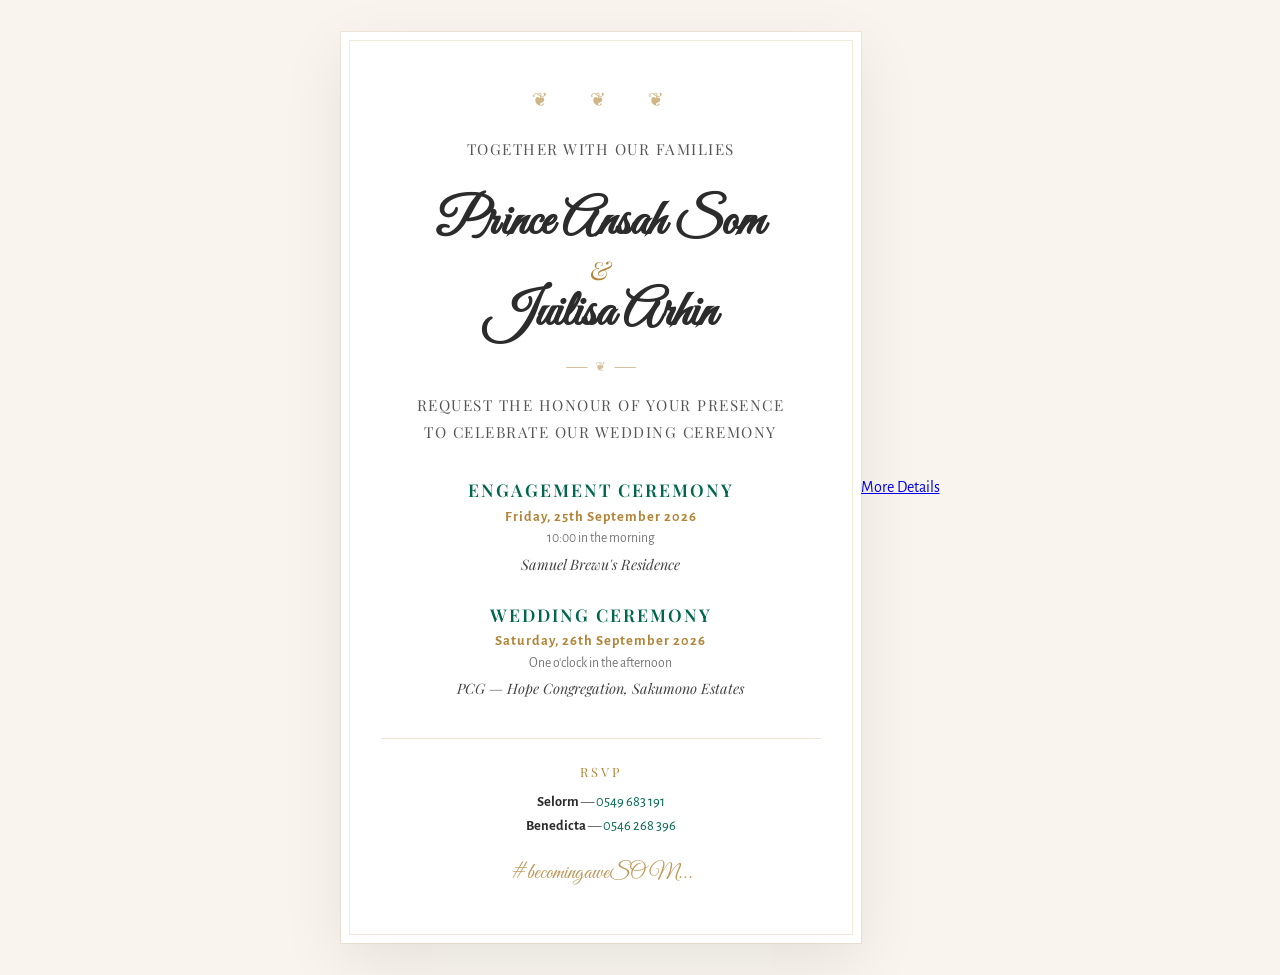
<file: invite.html>
<!DOCTYPE html>
<html lang="en">
<head>
  <meta charset="utf-8">
  <meta name="viewport" content="width=device-width, initial-scale=1">
  <title>Prince & Juilisa — Wedding Invitation</title>
  <link href="https://fonts.googleapis.com/css2?family=Alegreya+Sans:wght@300;400;700&family=Great+Vibes&family=Playfair+Display:ital,wght@0,400;0,600;1,400&display=swap" rel="stylesheet">
  <style>
    :root {
      --gold:   #b28538;
      --green:  #00674f;
      --ink:    #2c2c2c;
      --paper:  #ffffff;
      --cream:  #f9f5ee;
    }

    * { margin: 0; padding: 0; box-sizing: border-box; }

    body {
      background: var(--cream);
      min-height: 100vh;
      display: flex;
      align-items: center;
      justify-content: center;
      padding: 2rem 1rem;
      font-family: 'Alegreya Sans', sans-serif;
    }

    /* ---------- The Card ---------- */
    .invite-card {
      background: var(--paper);
      max-width: 520px;
      width: 100%;
      padding: 3.5rem 2.5rem;
      position: relative;
      box-shadow: 0 20px 60px rgba(0,0,0,0.08), 0 0 0 1px rgba(178,133,56,0.12);
      text-align: center;
      color: var(--ink);
    }

    /* Inner frame */
    .invite-card::before {
      content: '';
      position: absolute;
      inset: 8px;
      border: 1px solid rgba(178,133,56,0.18);
      pointer-events: none;
    }

    /* Ornament */
    .invite-ornament {
      color: var(--gold);
      font-size: 1.2rem;
      opacity: 0.6;
      margin-bottom: 1.5rem;
      letter-spacing: 6px;
    }

    /* Names */
    .invite-names {
      font-family: 'Great Vibes', cursive;
      font-size: 3.2rem;
      line-height: 1.1;
      color: var(--ink);
      margin-bottom: 0.3rem;
    }

    .invite-names .ampersand {
      font-family: 'Playfair Display', serif;
      font-size: 1.6rem;
      color: var(--gold);
      display: block;
      margin: 0.2rem 0;
      font-style: italic;
      font-weight: 400;
    }

    /* Divider */
    .invite-divider {
      width: 70px;
      height: 1px;
      background: var(--gold);
      margin: 1.5rem auto;
      opacity: 0.5;
      position: relative;
    }
    .invite-divider::after {
      content: '❦';
      position: absolute;
      left: 50%;
      top: 50%;
      transform: translate(-50%, -50%);
      color: var(--gold);
      font-size: 0.8rem;
      background: var(--paper);
      padding: 0 8px;
    }

    /* Body text */
    .invite-body {
      font-family: 'Playfair Display', serif;
      font-size: 0.95rem;
      letter-spacing: 1.5px;
      text-transform: uppercase;
      color: #555;
      line-height: 1.8;
      margin-bottom: 2rem;
    }

    /* Events */
    .event { margin-bottom: 1.8rem; }
    .event:last-of-type { margin-bottom: 0; }

    .event-type {
      font-family: 'Playfair Display', serif;
      font-size: 1.1rem;
      font-weight: 600;
      color: var(--green);
      letter-spacing: 2px;
      text-transform: uppercase;
      margin-bottom: 0.4rem;
    }

    .event-date {
      font-size: 0.9rem;
      color: var(--gold);
      font-weight: 700;
      letter-spacing: 1px;
      margin-bottom: 0.3rem;
    }

    .event-time {
      font-size: 0.85rem;
      color: #777;
      margin-bottom: 0.4rem;
    }

    .event-venue {
      font-size: 0.9rem;
      color: #444;
      font-style: italic;
      font-family: 'Playfair Display', serif;
    }

    /* RSVP */
    .rsvp-strip {
      margin-top: 2.5rem;
      padding-top: 1.5rem;
      border-top: 1px solid rgba(178,133,56,0.2);
    }

    .rsvp-label {
      font-family: 'Playfair Display', serif;
      font-size: 0.8rem;
      text-transform: uppercase;
      letter-spacing: 3px;
      color: var(--gold);
      margin-bottom: 0.8rem;
    }

    .rsvp-contact {
      font-size: 0.9rem;
      color: #555;
      margin-bottom: 0.35rem;
    }
    .rsvp-contact strong { color: var(--ink); font-weight: 700; }
    .rsvp-contact a {
      color: var(--green);
      text-decoration: none;
      transition: color 0.3s;
    }
    .rsvp-contact a:hover { color: var(--gold); }

    /* Hashtag */
    .hashtag {
      margin-top: 1.5rem;
      font-family: 'Great Vibes', cursive;
      font-size: 1.4rem;
      color: var(--gold);
      opacity: 0.85;
    }

    /* Mobile */
    @media (max-width: 480px) {
      .invite-card { padding: 2.5rem 1.5rem; }
      .invite-names { font-size: 2.6rem; }
      .invite-body { font-size: 0.8rem; letter-spacing: 1px; }
    }
  </style>
</head>
<body>

  <div class="invite-card">
    <div class="invite-ornament">❦ &nbsp;&nbsp; ❦ &nbsp;&nbsp; ❦</div>

    <p class="invite-body">
      TOGETHER WITH OUR FAMILIES
    </p>

    <h1 class="invite-names">
      Prince Ansah Som
      <span class="ampersand">&amp;</span>
      Juilisa Arhin
    </h1>

    <div class="invite-divider"></div>

    <p class="invite-body">
      REQUEST THE HONOUR OF YOUR PRESENCE <br>
      TO CELEBRATE OUR WEDDING CEREMONY
    </p>

    <div class="event">
      <p class="event-type">Engagement Ceremony</p>
      <p class="event-date">Friday, 25th September 2026</p>
      <p class="event-time">10:00 in the morning</p>
      <p class="event-venue">Samuel Brewu's Residence</p>
    </div>

    <div class="event">
      <p class="event-type">Wedding Ceremony</p>
      <p class="event-date">Saturday, 26th September 2026</p>
      <p class="event-time">One o'clock in the afternoon</p>
      <p class="event-venue">PCG — Hope Congregation, Sakumono Estates</p>
    </div>

    <div class="rsvp-strip">
      <p class="rsvp-label">RSVP</p>
      <p class="rsvp-contact">
        <strong>Selorm</strong> — <a href="tel:+233549683191">0549 683 191</a>
      </p>
      <p class="rsvp-contact">
        <strong>Benedicta</strong> — <a href="tel:+233546268396">0546 268 396</a>
      </p>
    </div>

    <p class="hashtag">#becomingaweSOM...</p>

  </div>

  <div class="ceremony-section text-center reveal">
    <a class="btn btn-elegant" href="index.html#ceremony" role="button">More Details</a>
  </div>

</body>
</html>
</file>
